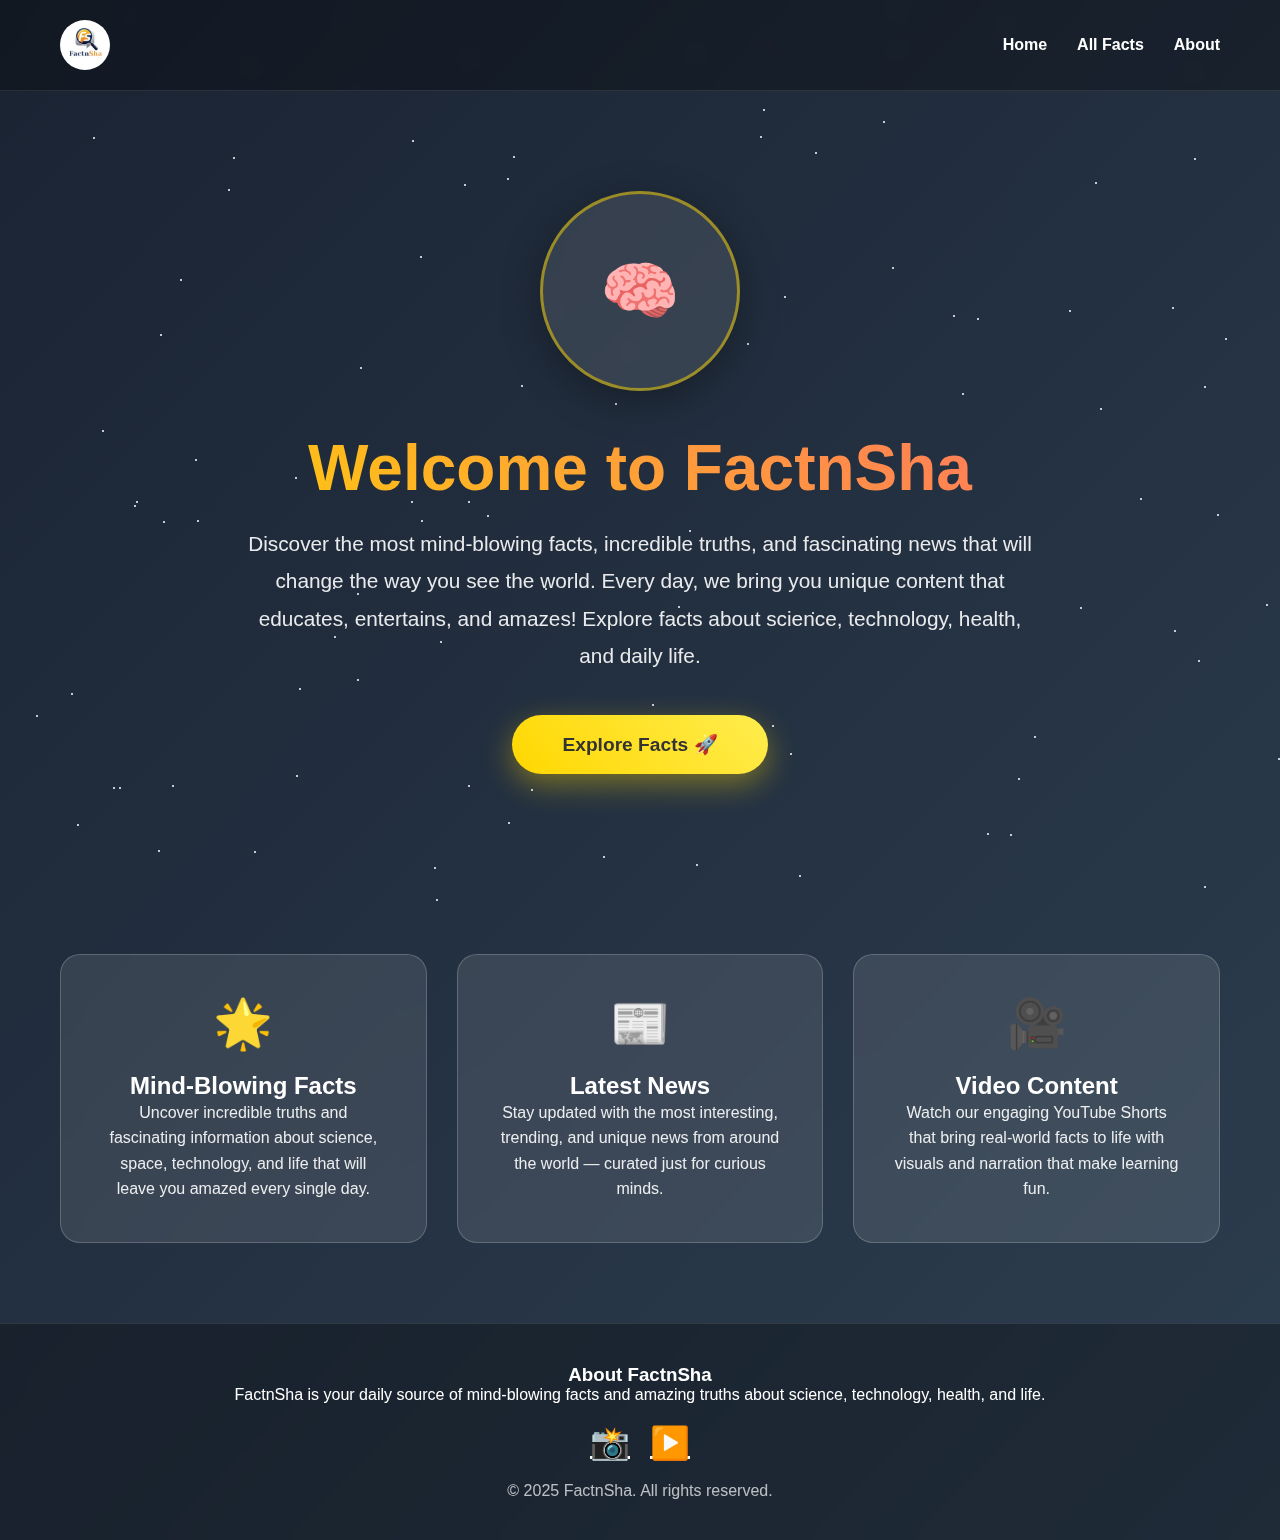
<file: index.html>
<!DOCTYPE html>
<html lang="en">
<head>
    <meta charset="UTF-8">
    <meta name="viewport" content="width=device-width, initial-scale=1.0">
    <title>FactnSha - Mind-Blowing Facts, Science, Technology & Daily Life News</title>

    <!-- ✅ Primary Meta Tags -->
    <meta name="title" content="FactnSha - Mind-Blowing Facts, Science, Technology & Health News">
    <meta name="description" content="Explore daily mind-blowing facts about science, technology, health, and the world around you. FactnSha brings fascinating truths, interesting facts, and viral stories to expand your knowledge.">
    <meta name="keywords" content="facts, science facts, technology facts, health facts, interesting facts, mind blowing facts, daily facts, viral facts, fun facts, FactnSha">
    <meta name="author" content="FactnSha Team">

    <!-- ✅ Open Graph / Facebook -->
    <meta property="og:title" content="FactnSha - Mind-Blowing Facts, Science & Technology News">
    <meta property="og:description" content="Discover amazing facts and unique stories that educate, entertain, and inspire you. Join FactnSha for daily interesting and mind-blowing content.">
    <meta property="og:image" content="https://yourdomain.com/images/factnsha-logo.jpg">
    <meta property="og:url" content="https://yourdomain.com/">
    <meta property="og:type" content="website">

    <!-- ✅ Twitter Meta Tags -->
    <meta name="twitter:card" content="summary_large_image">
    <meta name="twitter:title" content="FactnSha - Mind-Blowing Facts, Science & Technology News">
    <meta name="twitter:description" content="Your daily source for fascinating facts and trending news from science, tech, and health.">
    <meta name="twitter:image" content="https://yourdomain.com/images/factnsha-logo.jpg">

    <!-- ✅ Favicon -->
    <link rel="icon" type="image/png" href="images/favicon.png">

    <!-- ✅ CSS -->
    <link rel="stylesheet" href="css/style.css">
    <link rel="icon" href="img/factnsha logo.ico" type="image/x-icon">

    <!-- ✅ Canonical URL -->
    <link rel="canonical" href="https://yourdomain.com/">

    <!-- ✅ Schema Markup for Better SEO -->
    <script type="application/ld+json">
    {
      "@context": "https://schema.org",
      "@type": "Website",
      "name": "FactnSha",
      "url": "https://yourdomain.com",
      "description": "FactnSha delivers daily mind-blowing and interesting facts about science, technology, and health.",
      "sameAs": [
        "https://instagram.com/factnsha",
        "https://youtube.com/@factnsha"
      ]
    }
    </script>
</head>

<body>
    <div class="stars" id="stars"></div>

    <!-- ✅ Navigation Section -->
    <nav>
        <div class="nav-container">
            <a href="index.html" class="nav-logo" title="FactnSha Home - Mind Blowing Facts">
                <img src="img/factnsha logo.jpg" alt="FactnSha Logo - Daily Mind-Blowing Facts">
            </a>
            <ul class="nav-links">
                <li><a href="index.html" title="FactnSha Home">Home</a></li>
                <li><a href="facts.html" title="Explore All Facts on FactnSha">All Facts</a></li>
                <li><a href="#about" title="About FactnSha">About</a></li>
            </ul>
        </div>
    </nav>

    <!-- ✅ Home Page Content -->
    <main id="homePage">
        <section class="hero">
            <div class="logo-placeholder" aria-label="Brain Icon for Knowledge and Facts">
                🧠
            </div>
            <h1>Welcome to <span style="color:#ffd700;">FactnSha</span></h1>
            <p>
                Discover the most mind-blowing facts, incredible truths, and fascinating news 
                that will change the way you see the world. Every day, we bring you unique 
                content that educates, entertains, and amazes! Explore facts about science, technology, health, and daily life.
            </p>
            <a href="facts.html" class="cta-button" title="Explore Interesting Facts on FactnSha">Explore Facts 🚀</a>
        </section>

        <section class="features">
            <article class="feature-card">
                <div class="feature-icon" aria-hidden="true">🌟</div>
                <h2>Mind-Blowing Facts</h2>
                <p>Uncover incredible truths and fascinating information about science, space, technology, and life that will leave you amazed every single day.</p>
            </article>

            <article class="feature-card">
                <div class="feature-icon" aria-hidden="true">📰</div>
                <h2>Latest News</h2>
                <p>Stay updated with the most interesting, trending, and unique news from around the world — curated just for curious minds.</p>
            </article>

            <article class="feature-card">
                <div class="feature-icon" aria-hidden="true">🎥</div>
                <h2>Video Content</h2>
                <p>Watch our engaging YouTube Shorts that bring real-world facts to life with visuals and narration that make learning fun.</p>
            </article>
        </section>
    </main>

    <!-- ✅ Footer -->
    <footer id="about">
        <h3>About FactnSha</h3>
        <p>FactnSha is your daily source of mind-blowing facts and amazing truths about science, technology, health, and life.</p>
        <div class="social-links">
            <a href="https://instagram.com/factnsha" target="_blank" rel="noopener" title="Follow FactnSha on Instagram">📸</a>
            <a href="https://youtube.com/@factnsha" target="_blank" rel="noopener" title="Subscribe to FactnSha on YouTube">▶️</a>
        </div>
        <p style="margin-top: 20px; opacity: 0.7;">© 2025 FactnSha. All rights reserved.</p>
    </footer>

    <!-- ✅ Background Stars Animation Script -->
    <script>
        function createStars() {
            const starsContainer = document.getElementById('stars');
            for (let i = 0; i < 100; i++) {
                const star = document.createElement('div');
                star.className = 'star';
                star.style.left = Math.random() * 100 + '%';
                star.style.top = Math.random() * 100 + '%';
                star.style.animationDelay = Math.random() * 3 + 's';
                starsContainer.appendChild(star);
            }
        }
        createStars();
    </script>
</body>
</html>
</file>
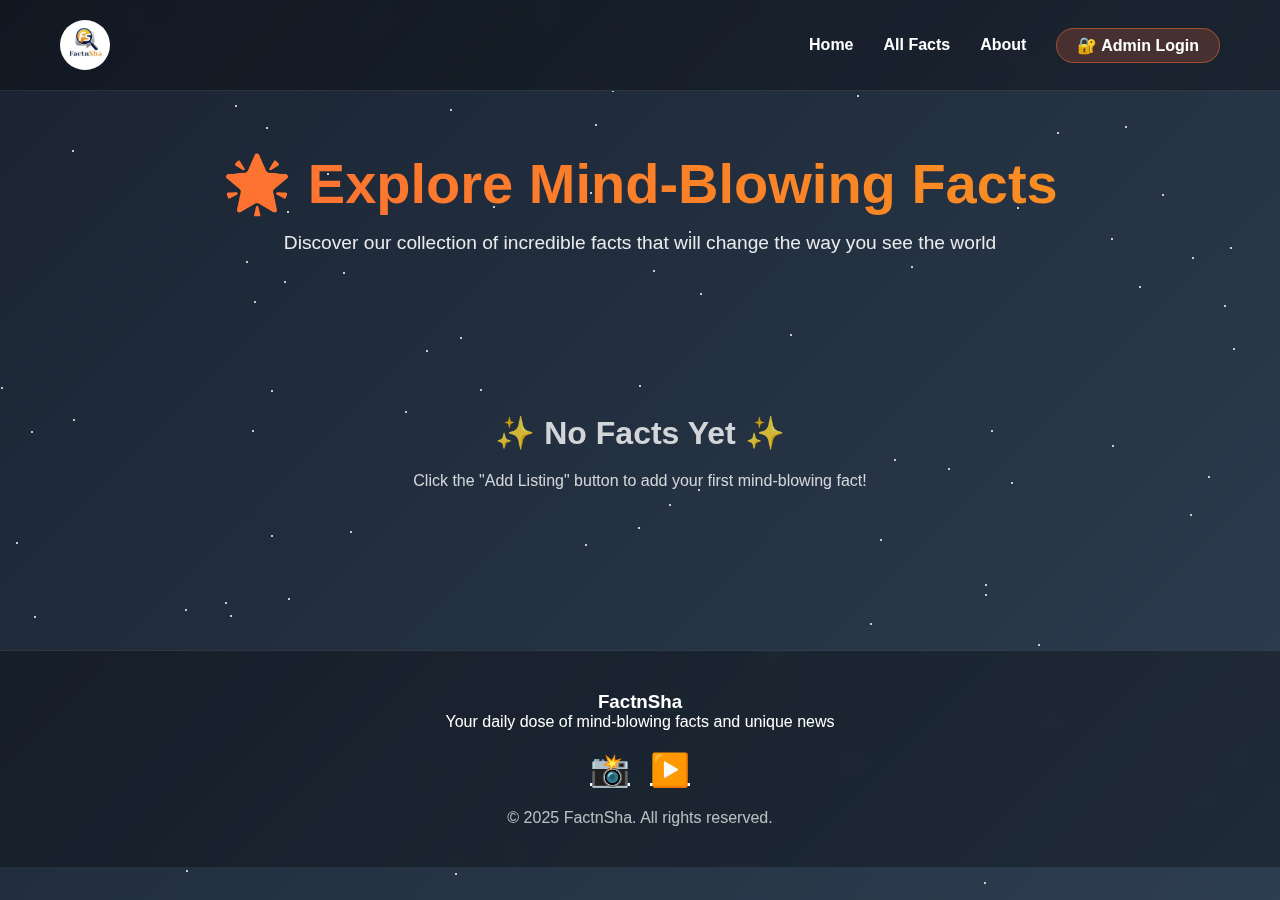
<file: facts.html>
<!DOCTYPE html>
<html lang="en">
<head>
    <meta charset="UTF-8">
    <meta name="viewport" content="width=device-width, initial-scale=1.0">
    <title>All Facts - FactnSha</title>
    <link rel="stylesheet" href="css/factscss.css">
</head>
<body>
    <div class="stars" id="stars"></div>

    <nav>
        <div class="nav-container">
            <a href="index.html" class="nav-logo">
                <img src="img/factnsha logo.jpg" alt="FactnSha Logo">
            </a>
            <ul class="nav-links">
                <li><a href="index.html">Home</a></li>
                <li><a href="facts.html">All Facts</a></li>
                <li><a href="index.html#about">About</a></li>
                <li id="loginBtn" style="display: block;">
                    <a onclick="showLoginModal()" class="login-btn">🔐 Admin Login</a>
                </li>
                <li id="logoutBtn" style="display: none;">
                    <a onclick="logout()" class="logout-btn">Logout</a>
                </li>
            </ul>
        </div>
    </nav>

    <div class="page-header">
        <h1>🌟 Explore Mind-Blowing Facts</h1>
        <p>Discover our collection of incredible facts that will change the way you see the world</p>
    </div>

    <div class="container">
        <div class="facts-grid" id="factsGrid"></div>
        <div class="empty-state" id="emptyState" style="display: none;">
            <h2>✨ No Facts Yet ✨</h2>
            <p>Click the "Add Listing" button to add your first mind-blowing fact!</p>
        </div>
    </div>

    <button class="add-btn" id="addBtn" onclick="openModal()">➕ Add Listing</button>

    <div class="login-modal" id="loginModal">
        <div class="login-content">
            <button class="close-btn" onclick="closeLoginModal()">&times;</button>
            <h2>🔐 Admin Login</h2>
            <div class="login-error" id="loginError">Invalid credentials!</div>
            <form id="loginForm" onsubmit="login(event)">
                <div class="form-group">
                    <label>Username</label>
                    <input type="text" id="username" required placeholder="Enter username">
                </div>
                <div class="form-group">
                    <label>Password</label>
                    <input type="password" id="password" required placeholder="Enter password">
                </div>
                <button type="submit" class="submit-btn">Login</button>
            </form>
        </div>
    </div>

    <div class="modal" id="addModal">
        <div class="modal-content">
            <button class="close-btn" onclick="closeModal()">&times;</button>
            <h2>Add New Fact</h2>
            <form id="factForm" onsubmit="addFact(event)">
                <div class="form-group">
                    <label>Fact Title *</label>
                    <input type="text" id="factTitle" required placeholder="Enter fact title">
                </div>

                <div class="form-group">
                    <label>Page Link (URL) *</label>
                    <input type="text" id="factLink" required placeholder="e.g., fact-ocean-giants.html">
                </div>

                <div class="form-row">
                    <div class="form-group">
                        <label>Date *</label>
                        <input type="date" id="factDate" required>
                    </div>
                    <div class="form-group">
                        <label>Read Time (min) *</label>
                        <input type="number" id="readTime" required placeholder="e.g., 3" min="1">
                    </div>
                </div>

                <div class="form-group">
                    <label>Image URL *</label>
                    <input type="url" id="imageUrl" required placeholder="https://example.com/image.jpg">
                </div>

                <div class="form-group">
                    <label>Short Excerpt *</label>
                    <textarea id="excerpt" required placeholder="Write a brief description (150 chars max)" maxlength="150"></textarea>
                </div>

                <div class="form-row">
                    <div class="form-group">
                        <label>Tag *</label>
                        <select id="factTag" required>
                            <option value="">Select a tag</option>
                            <option value="new">🔥 New</option>
                            <option value="trending">📈 Trending</option>
                            <option value="popular">⭐ Popular</option>
                        </select>
                    </div>

                    <div class="form-group">
                        <label>Category *</label>
                        <select id="factCategory" required>
                            <option value="">Select a category</option>
                            <option value="science">🔬 Science</option>
                            <option value="technology">💻 Technology</option>
                            <option value="unique">✨ Unique</option>
                            <option value="history">📚 History</option>
                            <option value="nature">🌿 Nature</option>
                            <option value="space">🚀 Space</option>
                        </select>
                    </div>
                </div>

                <div class="form-group">
                    <label>
                        <input type="checkbox" id="hasVideo" style="width: auto; margin-right: 10px;">
                        Has YouTube Video?
                    </label>
                </div>

                <button type="submit" class="submit-btn">🚀 Add Fact</button>
            </form>
        </div>
    </div>

    <footer>
        <h3>FactnSha</h3>
        <p>Your daily dose of mind-blowing facts and unique news</p>
        <div class="social-links">
            <a href="https://instagram.com/factsnha" target="_blank">📸</a>
            <a href="https://youtube.com/@factsnha" target="_blank">▶️</a>
        </div>
        <p style="margin-top: 20px; opacity: 0.7;">© 2025 FactnSha. All rights reserved.</p>
    </footer>

    <script>
        const ADMIN_USERNAME = 'aakansha2712';
        const ADMIN_PASSWORD = 'Aakansha@2712';

        function createStars() {
            const starsContainer = document.getElementById('stars');
            for (let i = 0; i < 100; i++) {
                const star = document.createElement('div');
                star.className = 'star';
                star.style.left = Math.random() * 100 + '%';
                star.style.top = Math.random() * 100 + '%';
                star.style.animationDelay = Math.random() * 3 + 's';
                starsContainer.appendChild(star);
            }
        }

        function checkAuth() {
            const isLoggedIn = sessionStorage.getItem('adminLoggedIn');
            if (isLoggedIn === 'true') {
                document.getElementById('loginBtn').style.display = 'none';
                document.getElementById('logoutBtn').style.display = 'block';
                document.getElementById('addBtn').classList.add('show');
            } else {
                document.getElementById('loginBtn').style.display = 'block';
                document.getElementById('logoutBtn').style.display = 'none';
                document.getElementById('addBtn').classList.remove('show');
            }
        }

        function showLoginModal() {
            document.getElementById('loginModal').classList.add('active');
            document.getElementById('loginError').classList.remove('show');
        }

        function closeLoginModal() {
            document.getElementById('loginModal').classList.remove('active');
            document.getElementById('loginForm').reset();
            document.getElementById('loginError').classList.remove('show');
        }

        function login(event) {
            event.preventDefault();
            const username = document.getElementById('username').value;
            const password = document.getElementById('password').value;
            
            if (username === ADMIN_USERNAME && password === ADMIN_PASSWORD) {
                sessionStorage.setItem('adminLoggedIn', 'true');
                closeLoginModal();
                checkAuth();
                loadFacts();
            } else {
                document.getElementById('loginError').classList.add('show');
            }
        }

        function logout() {
            sessionStorage.removeItem('adminLoggedIn');
            checkAuth();
            loadFacts();
        }

        function openModal() {
            document.getElementById('addModal').classList.add('active');
            const today = new Date().toISOString().split('T')[0];
            document.getElementById('factDate').value = today;
        }

        function closeModal() {
            document.getElementById('addModal').classList.remove('active');
            document.getElementById('factForm').reset();
        }

        function formatDate(dateString) {
            const date = new Date(dateString);
            return date.toLocaleDateString('en-US', { 
                year: 'numeric', 
                month: 'long', 
                day: 'numeric' 
            });
        }

        function getTagEmoji(tag) {
            if (!tag) return '🔥';
            const tagEmojis = {
                'new': '🔥',
                'trending': '📈',
                'popular': '⭐'
            };
            return tagEmojis[tag] || '✨';
        }

        function getTagLabel(tag) {
            if (!tag) return 'NEW';
            const tagLabels = {
                'new': 'NEW',
                'trending': 'TRENDING',
                'popular': 'POPULAR'
            };
            return tagLabels[tag] || tag.toUpperCase();
        }

        function getCategoryEmoji(category) {
            if (!category) return '✨';
            const categoryEmojis = {
                'science': '🔬',
                'technology': '💻',
                'unique': '✨',
                'history': '📚',
                'nature': '🌿',
                'space': '🚀'
            };
            return categoryEmojis[category] || '📌';
        }

        function getCategoryLabel(category) {
            if (!category) return 'Unique';
            return category.charAt(0).toUpperCase() + category.slice(1);
        }

        function addFact(event) {
            event.preventDefault();

            const factId = Date.now();
            const fact = {
                id: factId,
                title: document.getElementById('factTitle').value,
                link: document.getElementById('factLink').value,
                date: formatDate(document.getElementById('factDate').value),
                readTime: document.getElementById('readTime').value,
                image: document.getElementById('imageUrl').value,
                excerpt: document.getElementById('excerpt').value,
                tag: document.getElementById('factTag').value || 'new',
                category: document.getElementById('factCategory').value || 'unique',
                hasVideo: document.getElementById('hasVideo').checked,
                timestamp: factId
            };

            let facts = JSON.parse(localStorage.getItem('factsnha_facts') || '[]');
            
            // Ensure all existing facts have IDs (migration for old data)
            facts = facts.map((f, idx) => {
                if (!f.id) {
                    f.id = f.timestamp || (Date.now() - (facts.length - idx) * 1000);
                }
                return f;
            });
            
            facts.unshift(fact);
            localStorage.setItem('factsnha_facts', JSON.stringify(facts));

            closeModal();
            loadFacts();
        }

        function deleteFact(id, event) {
            event.preventDefault();
            event.stopPropagation();
            
            if (confirm('Are you sure you want to delete this fact?')) {
                let facts = JSON.parse(localStorage.getItem('factsnha_facts') || '[]');
                facts = facts.filter(fact => fact.id !== id);
                localStorage.setItem('factsnha_facts', JSON.stringify(facts));
                loadFacts();
            }
        }

        function loadFacts() {
            let facts = JSON.parse(localStorage.getItem('factsnha_facts') || '[]');
            const grid = document.getElementById('factsGrid');
            const emptyState = document.getElementById('emptyState');
            const isLoggedIn = sessionStorage.getItem('adminLoggedIn') === 'true';

            // Ensure all facts have proper IDs (migration for old data)
            let needsUpdate = false;
            facts = facts.map((fact, idx) => {
                if (!fact.id) {
                    fact.id = fact.timestamp || (Date.now() - (facts.length - idx) * 1000);
                    needsUpdate = true;
                }
                return fact;
            });

            // Save updated facts if IDs were added
            if (needsUpdate) {
                localStorage.setItem('factsnha_facts', JSON.stringify(facts));
            }

            if (facts.length === 0) {
                grid.innerHTML = '';
                emptyState.style.display = 'block';
                return;
            }

            emptyState.style.display = 'none';
            grid.innerHTML = facts.map((fact, index) => {
                // Set default values for old facts without tag/category
                const factTag = fact.tag || 'new';
                const factCategory = fact.category || 'unique';
                
                return `
                <a href="${fact.link}" class="fact-card" style="animation-delay: ${index * 0.1}s; transform: translateY(20px);">
                    ${isLoggedIn ? `
                        <button class="delete-btn show" onclick="deleteFact(${fact.id}, event)" title="Delete this fact">
                            🗑️
                        </button>
                    ` : ''}
                    <div class="fact-image-container">
                        <img src="${fact.image}" alt="${fact.title}" class="fact-image" onerror="this.src='https://via.placeholder.com/400x250/1a2332/ff6b35?text=FactnSha'">
                        <div class="fact-badge">${getTagEmoji(factTag)} ${getTagLabel(factTag)}</div>
                    </div>
                    <div class="fact-content">
                        <div class="fact-date">📅 ${fact.date}</div>
                        <div class="fact-title">${fact.title}</div>
                        <div class="fact-excerpt">${fact.excerpt}</div>
                        <div class="tag-badges">
                            <span class="category-badge">${getCategoryEmoji(factCategory)} ${getCategoryLabel(factCategory)}</span>
                        </div>
                        <div class="fact-meta">
                            <span>⏱️ ${fact.readTime} min read</span>
                            ${fact.hasVideo ? '<span style="color: #ff6b6b;">▶️ Video Available</span>' : ''}
                        </div>
                    </div>
                </a>
            `;
            }).join('');
        }

        // Initialize
        createStars();
        checkAuth();
        loadFacts();
    </script>
</body>
</html>
</file>
<file: css/style.css>
* {
            margin: 0;
            padding: 0;
            box-sizing: border-box;
        }

        body {
            font-family: 'Segoe UI', Tahoma, Geneva, Verdana, sans-serif;
            background: linear-gradient(135deg, #1a2332 0%, #2d3e50 100%);
            color: #fff;
            overflow-x: hidden;
            min-height: 100vh;
        }

        .stars {
            position: fixed;
            top: 0;
            left: 0;
            width: 100%;
            height: 100%;
            pointer-events: none;
            z-index: 0;
        }

        .star {
            position: absolute;
            width: 2px;
            height: 2px;
            background: #fff;
            border-radius: 50%;
            animation: twinkle 3s infinite;
        }

        @keyframes twinkle {
            0%, 100% { opacity: 0.3; }
            50% { opacity: 1; }
        }

        nav {
            position: relative;
            z-index: 10;
            background: rgba(0, 0, 0, 0.3);
            backdrop-filter: blur(10px);
            padding: 20px 0;
            border-bottom: 1px solid rgba(255, 255, 255, 0.1);
        }

        .nav-container {
            max-width: 1200px;
            margin: 0 auto;
            padding: 0 20px;
            display: flex;
            justify-content: space-between;
            align-items: center;
        }

        .nav-logo {
    display: flex;
    align-items: center;
    text-decoration: none;
}

.nav-logo img {
    height: 50px;  /* Adjust logo size */
    width: auto;
    border-radius: 50px; /* optional - smooth corners */
    transition: transform 0.3s ease, filter 0.3s ease;
}

.nav-logo img:hover {
    transform: scale(1.05);
    filter: drop-shadow(0 0 10px #ffd700);
}

        @keyframes gradient {
            0%, 100% { background-position: 0% 50%; }
            50% { background-position: 100% 50%; }
        }

        .nav-links {
            display: flex;
            gap: 30px;
            list-style: none;
        }

        .nav-links a {
            color: #fff;
            text-decoration: none;
            font-weight: 600;
            transition: all 0.3s ease;
            position: relative;
        }

        .nav-links a:hover {
            color: #ffd700;
        }

        .nav-links a::after {
            content: '';
            position: absolute;
            bottom: -5px;
            left: 0;
            width: 0;
            height: 2px;
            background: #ffd700;
            transition: width 0.3s ease;
        }

        .nav-links a:hover::after {
            width: 100%;
        }

        /* HOME PAGE STYLES */
        .hero {
            position: relative;
            z-index: 10;
            text-align: center;
            padding: 100px 20px;
            max-width: 1200px;
            margin: 0 auto;
        }

        .logo-placeholder {
            width: 200px;
            height: 200px;
            margin: 0 auto 40px;
            background: rgba(255, 255, 255, 0.1);
            backdrop-filter: blur(10px);
            border-radius: 50%;
            display: flex;
            align-items: center;
            justify-content: center;
            font-size: 4em;
            border: 3px solid rgba(255, 215, 0, 0.5);
            box-shadow: 0 10px 40px rgba(0, 0, 0, 0.3);
            animation: float 3s ease-in-out infinite;
        }

        @keyframes float {
            0%, 100% { transform: translateY(0); }
            50% { transform: translateY(-20px); }
        }

        .hero h1 {
            font-size: 4em;
            margin-bottom: 20px;
            background: linear-gradient(45deg, #ffd700, #ff6b6b, #4ecdc4);
            background-size: 200%;
            -webkit-background-clip: text;
            -webkit-text-fill-color: transparent;
            animation: gradient 3s ease infinite;
        }

        .hero p {
            font-size: 1.3em;
            margin-bottom: 40px;
            opacity: 0.9;
            line-height: 1.8;
            max-width: 800px;
            margin-left: auto;
            margin-right: auto;
        }

        .cta-button {
            display: inline-block;
            padding: 18px 50px;
            background: linear-gradient(45deg, #ffd700, #ffed4e);
            color: #333;
            text-decoration: none;
            border-radius: 50px;
            font-weight: 700;
            font-size: 1.2em;
            transition: all 0.3s ease;
            box-shadow: 0 10px 30px rgba(255, 215, 0, 0.4);
        }

        .cta-button:hover {
            transform: translateY(-5px);
            box-shadow: 0 15px 40px rgba(255, 215, 0, 0.6);
        }

        .features {
            position: relative;
            z-index: 10;
            max-width: 1200px;
            margin: 80px auto;
            padding: 0 20px;
            display: grid;
            grid-template-columns: repeat(auto-fit, minmax(300px, 1fr));
            gap: 30px;
        }

        .feature-card {
            background: rgba(255, 255, 255, 0.1);
            backdrop-filter: blur(10px);
            padding: 40px;
            border-radius: 20px;
            border: 1px solid rgba(255, 255, 255, 0.2);
            text-align: center;
            transition: all 0.3s ease;
        }

        .feature-card:hover {
            transform: translateY(-10px);
            border-color: rgba(255, 215, 0, 0.5);
            box-shadow: 0 20px 40px rgba(0, 0, 0, 0.3);
        }

        .feature-icon {
            font-size: 3em;
            margin-bottom: 20px;
        }

        .feature-card h3 {
            font-size: 1.5em;
            margin-bottom: 15px;
            color: #ffd700;
        }

        .feature-card p {
            opacity: 0.9;
            line-height: 1.6;
        }

        /* FACT PAGE STYLES */
        .fact-container {
            position: relative;
            z-index: 10;
            max-width: 900px;
            margin: 60px auto;
            padding: 0 20px;
        }

        .fact-header {
            background: rgba(255, 255, 255, 0.1);
            backdrop-filter: blur(10px);
            padding: 50px;
            border-radius: 20px;
            margin-bottom: 40px;
            border: 1px solid rgba(255, 255, 255, 0.2);
            text-align: center;
        }

        .fact-title {
            font-size: 3em;
            margin-bottom: 20px;
            line-height: 1.3;
        }

        .fact-meta {
            display: flex;
            justify-content: center;
            gap: 30px;
            font-size: 1.1em;
            opacity: 0.9;
        }

        .fact-meta span {
            display: flex;
            align-items: center;
            gap: 8px;
        }

        .fact-image {
            width: 100%;
            border-radius: 20px;
            margin-bottom: 40px;
            box-shadow: 0 20px 60px rgba(0, 0, 0, 0.4);
        }

        .fact-content {
            background: rgba(255, 255, 255, 0.1);
            backdrop-filter: blur(10px);
            padding: 50px;
            border-radius: 20px;
            margin-bottom: 40px;
            border: 1px solid rgba(255, 255, 255, 0.2);
            line-height: 1.8;
            font-size: 1.2em;
        }

        .fact-content h2 {
            color: #ffd700;
            margin: 30px 0 20px 0;
            font-size: 2em;
        }

        .fact-content p {
            margin-bottom: 20px;
        }

        .video-section {
            background: rgba(255, 255, 255, 0.1);
            backdrop-filter: blur(10px);
            padding: 50px;
            border-radius: 20px;
            margin-bottom: 40px;
            border: 1px solid rgba(255, 255, 255, 0.2);
            text-align: center;
        }

        .video-section h2 {
            color: #ffd700;
            margin-bottom: 30px;
            font-size: 2em;
        }

        .video-container {
            position: relative;
            width: 100%;
            max-width: 500px;
            margin: 0 auto;
            border-radius: 20px;
            overflow: hidden;
            box-shadow: 0 20px 60px rgba(0, 0, 0, 0.4);
        }

        .video-container iframe {
            width: 100%;
            height: 600px;
            border: none;
        }

        footer {
            position: relative;
            z-index: 10;
            background: rgba(0, 0, 0, 0.3);
            backdrop-filter: blur(10px);
            padding: 40px 20px;
            text-align: center;
            border-top: 1px solid rgba(255, 255, 255, 0.1);
        }

        .social-links {
            display: flex;
            justify-content: center;
            gap: 20px;
            margin-top: 20px;
        }

        .social-links a {
            color: #fff;
            font-size: 2em;
            transition: all 0.3s ease;
        }

        .social-links a:hover {
            color: #ffd700;
            transform: scale(1.2);
        }

        @media (max-width: 768px) {
            .nav-links {
                gap: 15px;
            }

            .hero h1 {
                font-size: 2.5em;
            }

            .fact-title {
                font-size: 2em;
            }

            .fact-header, .fact-content, .video-section {
                padding: 30px 20px;
            }

            .video-container iframe {
                height: 400px;
            }
        }
</file>
<file: css/factscss.css>
* {
            margin: 0;
            padding: 0;
            box-sizing: border-box;
        }

        body {
            font-family: 'Segoe UI', Tahoma, Geneva, Verdana, sans-serif;
            background: linear-gradient(135deg, #1a2332 0%, #2d3e50 100%);
            color: #fff;
            overflow-x: hidden;
            min-height: 100vh;
        }

        .stars {
            position: fixed;
            top: 0;
            left: 0;
            width: 100%;
            height: 100%;
            pointer-events: none;
            z-index: 0;
        }

        .star {
            position: absolute;
            width: 2px;
            height: 2px;
            background: #fff;
            border-radius: 50%;
            animation: twinkle 3s infinite;
        }

        @keyframes twinkle {
            0%, 100% { opacity: 0.3; }
            50% { opacity: 1; }
        }

        nav {
            position: relative;
            z-index: 10;
            background: rgba(0, 0, 0, 0.3);
            backdrop-filter: blur(10px);
            padding: 20px 0;
            border-bottom: 1px solid rgba(255, 255, 255, 0.1);
        }

        .nav-container {
            max-width: 1200px;
            margin: 0 auto;
            padding: 0 20px;
            display: flex;
            justify-content: space-between;
            align-items: center;
        }

       .nav-logo {
    display: flex;
    align-items: center;
    text-decoration: none;
}


        .nav-logo img {
           height: 50px;  /* Adjust logo size */
    width: auto;
    border-radius: 50px; /* optional - smooth corners */
    transition: transform 0.3s ease, filter 0.3s ease;
        }

        .nav-logo img:hover {
            transform: scale(1.05);
            filter: drop-shadow(0 0 10px #ff6b35);
        }

        @keyframes gradient {
            0%, 100% { background-position: 0% 50%; }
            50% { background-position: 100% 50%; }
        }

        .nav-links {
            display: flex;
            gap: 30px;
            list-style: none;
            align-items: center;
        }

        .nav-links a {
            color: #fff;
            text-decoration: none;
            font-weight: 600;
            transition: all 0.3s ease;
            position: relative;
        }

        .nav-links a:hover {
            color: #ff6b35;
        }

        .login-btn {
            background: rgba(255, 107, 53, 0.2);
            padding: 8px 20px;
            border-radius: 20px;
            border: 1px solid rgba(255, 107, 53, 0.5);
            cursor: pointer;
        }

        .logout-btn {
            background: rgba(255, 107, 107, 0.3);
            padding: 8px 20px;
            border-radius: 20px;
            border: 1px solid rgba(255, 107, 107, 0.5);
            cursor: pointer;
        }

        .page-header {
            position: relative;
            z-index: 10;
            text-align: center;
            padding: 60px 20px 40px;
            max-width: 1200px;
            margin: 0 auto;
        }

        .page-header h1 {
            font-size: 3.5em;
            margin-bottom: 15px;
            background: linear-gradient(45deg, #ff6b35, #f7931e, #ff6b35);
            background-size: 200%;
            -webkit-background-clip: text;
            -webkit-text-fill-color: transparent;
            animation: gradient 3s ease infinite;
        }

        .page-header p {
            font-size: 1.2em;
            opacity: 0.9;
        }

        .container {
            position: relative;
            z-index: 10;
            max-width: 1200px;
            margin: 0 auto;
            padding: 40px 20px 80px;
        }

        .add-btn {
            position: fixed;
            bottom: 30px;
            right: 30px;
            padding: 18px 35px;
            background: linear-gradient(45deg, #ff6b35, #f7931e);
            color: #fff;
            border: none;
            border-radius: 50px;
            font-size: 1.1em;
            font-weight: 700;
            cursor: pointer;
            box-shadow: 0 10px 30px rgba(255, 107, 53, 0.5);
            transition: all 0.3s ease;
            z-index: 1000;
            display: none;
        }

        .add-btn.show {
            display: block;
        }

        .add-btn:hover {
            transform: translateY(-5px);
            box-shadow: 0 15px 40px rgba(255, 107, 53, 0.7);
        }

        .facts-grid {
            display: grid;
            grid-template-columns: repeat(auto-fill, minmax(350px, 1fr));
            gap: 30px;
        }

        .fact-card {
            background: rgba(255, 255, 255, 0.1);
            backdrop-filter: blur(10px);
            border-radius: 20px;
            overflow: hidden;
            border: 1px solid rgba(255, 255, 255, 0.2);
            transition: all 0.3s ease;
            animation: fadeInUp 0.6s ease forwards;
            opacity: 0;
            text-decoration: none;
            color: #fff;
            display: block;
            position: relative;
        }

        @keyframes fadeInUp {
            to {
                opacity: 1;
                transform: translateY(0);
            }
        }

        .fact-card:hover {
            transform: translateY(-10px) scale(1.02);
            box-shadow: 0 20px 40px rgba(0, 0, 0, 0.3);
            border-color: rgba(255, 107, 53, 0.5);
        }

        .fact-image-container {
            width: 100%;
            height: 250px;
            overflow: hidden;
            position: relative;
        }

        .fact-image {
            width: 100%;
            height: 100%;
            object-fit: cover;
            transition: transform 0.3s ease;
        }

        .fact-card:hover .fact-image {
            transform: scale(1.1);
        }

        .fact-badge {
            position: absolute;
            top: 15px;
            right: 15px;
            background: rgba(255, 107, 53, 0.9);
            color: #fff;
            padding: 8px 15px;
            border-radius: 20px;
            font-weight: 700;
            font-size: 0.85em;
        }

        .delete-btn {
            position: absolute;
            top: 15px;
            left: 15px;
            background: rgba(255, 53, 53, 0.9);
            color: #fff;
            border: none;
            width: 40px;
            height: 40px;
            border-radius: 50%;
            font-size: 1.2em;
            cursor: pointer;
            z-index: 10;
            transition: all 0.3s ease;
            display: none;
        }

        .fact-card .delete-btn.show {
            display: block;
        }

        .delete-btn:hover {
            background: rgba(255, 53, 53, 1);
            transform: scale(1.1);
        }

        .fact-content {
            padding: 25px;
        }

        .fact-date {
            font-size: 0.9em;
            color: #ff6b35;
            margin-bottom: 10px;
        }

        .fact-title {
            font-size: 1.5em;
            margin-bottom: 15px;
            line-height: 1.4;
            font-weight: 700;
        }

        .fact-excerpt {
            font-size: 1em;
            line-height: 1.6;
            opacity: 0.9;
            margin-bottom: 20px;
        }

        .fact-tags {
            display: flex;
            flex-wrap: wrap;
            gap: 8px;
            margin-bottom: 15px;
        }

        .tag {
            background: rgba(255, 107, 53, 0.3);
            padding: 5px 12px;
            border-radius: 15px;
            font-size: 0.85em;
            border: 1px solid rgba(255, 107, 53, 0.5);
        }

        .fact-meta {
            display: flex;
            justify-content: space-between;
            align-items: center;
            font-size: 0.9em;
            opacity: 0.8;
        }

        .modal {
            display: none;
            position: fixed;
            top: 0;
            left: 0;
            width: 100%;
            height: 100%;
            background: rgba(0, 0, 0, 0.8);
            z-index: 2000;
            justify-content: center;
            align-items: center;
            backdrop-filter: blur(5px);
        }

        .modal.active {
            display: flex;
        }

        .modal-content {
            background: linear-gradient(135deg, #1a2332 0%, #2d3e50 100%);
            padding: 50px;
            border-radius: 20px;
            max-width: 600px;
            width: 90%;
            max-height: 90vh;
            overflow-y: auto;
            border: 2px solid rgba(255, 107, 53, 0.3);
            position: relative;
        }

        .close-btn {
            position: absolute;
            top: 15px;
            right: 20px;
            font-size: 2em;
            color: #fff;
            background: none;
            border: none;
            cursor: pointer;
            transition: all 0.3s ease;
        }

        .close-btn:hover {
            color: #ff6b35;
            transform: scale(1.2);
        }

        .modal h2 {
            margin-bottom: 30px;
            font-size: 2em;
        }

        .form-group {
            margin-bottom: 20px;
        }

        .form-group label {
            display: block;
            margin-bottom: 8px;
            font-weight: 600;
        }

        .form-group input,
        .form-group textarea,
        .form-group select {
            width: 100%;
            padding: 12px;
            border-radius: 10px;
            border: 1px solid rgba(255, 255, 255, 0.3);
            background: rgba(255, 255, 255, 0.1);
            color: #fff;
            font-size: 1em;
        }

        .form-group select option {
            background: #1a2332;
            color: #fff;
        }

        .form-group input::placeholder,
        .form-group textarea::placeholder {
            color: rgba(255, 255, 255, 0.6);
        }

        .form-group textarea {
            min-height: 80px;
            resize: vertical;
        }

        .form-row {
            display: grid;
            grid-template-columns: 1fr 1fr;
            gap: 20px;
        }

        .submit-btn {
            width: 100%;
            padding: 15px;
            background: linear-gradient(45deg, #ff6b35, #f7931e);
            color: #fff;
            border: none;
            border-radius: 10px;
            font-size: 1.1em;
            font-weight: 700;
            cursor: pointer;
            transition: all 0.3s ease;
        }

        .submit-btn:hover {
            transform: scale(1.02);
            box-shadow: 0 5px 20px rgba(255, 107, 53, 0.5);
        }

        .empty-state {
            text-align: center;
            padding: 80px 20px;
            opacity: 0.8;
        }

        .empty-state h2 {
            font-size: 2em;
            margin-bottom: 20px;
        }

        .login-modal {
            display: none;
            position: fixed;
            top: 0;
            left: 0;
            width: 100%;
            height: 100%;
            background: rgba(0, 0, 0, 0.8);
            z-index: 3000;
            justify-content: center;
            align-items: center;
            backdrop-filter: blur(5px);
        }

        .login-modal.active {
            display: flex;
        }

        .login-content {
            background: linear-gradient(135deg, #1a2332 0%, #2d3e50 100%);
            padding: 50px;
            border-radius: 20px;
            max-width: 450px;
            width: 90%;
            border: 2px solid rgba(255, 107, 53, 0.3);
            position: relative;
        }

        .login-content h2 {
            margin-bottom: 30px;
            font-size: 2em;
            text-align: center;
            color: #ff6b35;
        }

        .login-error {
            background: rgba(255, 107, 107, 0.3);
            border: 1px solid rgba(255, 107, 107, 0.6);
            padding: 12px;
            border-radius: 8px;
            margin-bottom: 20px;
            text-align: center;
            display: none;
        }

        .login-error.show {
            display: block;
        }

        footer {
            position: relative;
            z-index: 10;
            background: rgba(0, 0, 0, 0.3);
            backdrop-filter: blur(10px);
            padding: 40px 20px;
            text-align: center;
            border-top: 1px solid rgba(255, 255, 255, 0.1);
        }

        .social-links {
            display: flex;
            justify-content: center;
            gap: 20px;
            margin-top: 20px;
        }

        .social-links a {
            color: #fff;
            font-size: 2em;
            transition: all 0.3s ease;
        }

        .social-links a:hover {
            color: #ff6b35;
            transform: scale(1.2);
        }

        .tag-badges {
            display: flex;
            gap: 8px;
            margin-bottom: 15px;
        }

        .category-badge {
            background: rgba(94, 129, 244, 0.3);
            border: 1px solid rgba(94, 129, 244, 0.5);
            padding: 5px 12px;
            border-radius: 15px;
            font-size: 0.85em;
        }

        @media (max-width: 768px) {
            .nav-links {
                gap: 15px;
                font-size: 0.9em;
            }

            .page-header h1 {
                font-size: 2.5em;
            }

            .facts-grid {
                grid-template-columns: 1fr;
            }

            .form-row {
                grid-template-columns: 1fr;
            }

            .modal-content {
                padding: 30px 20px;
            }
        }
</file>
